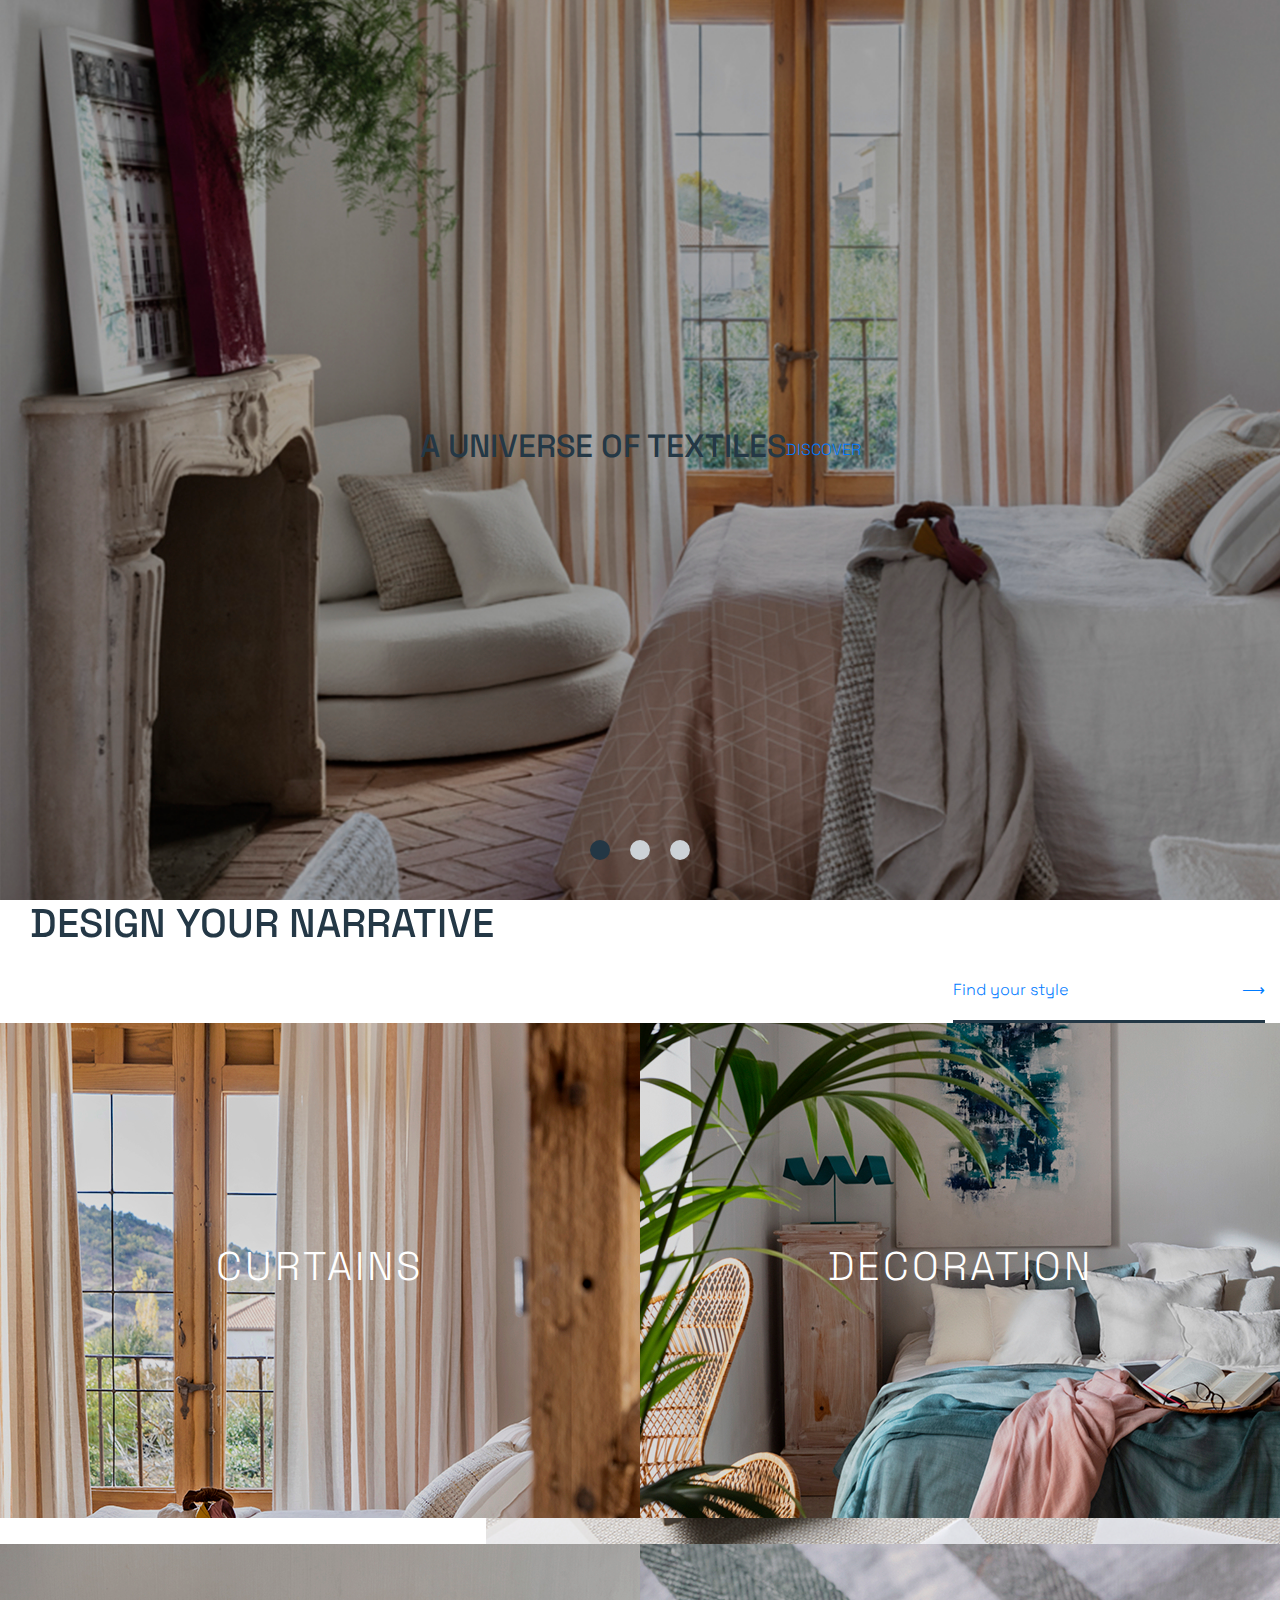
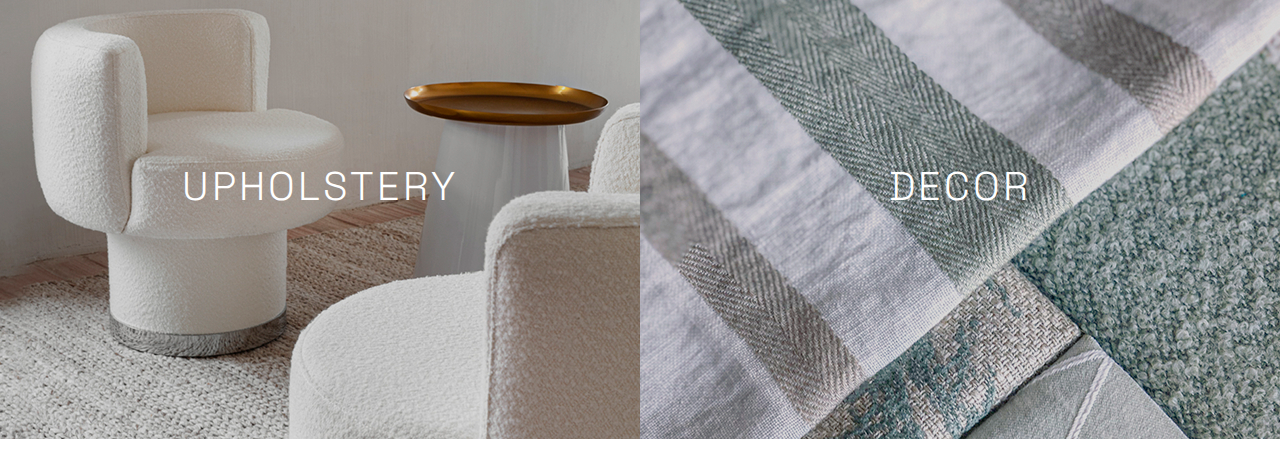
<file: index.html>
<!DOCTYPE html>
<html lang="en">
<head>
  <meta charset="UTF-8">
  <meta http-equiv="X-UA-Compatible" content="IE=edge">
  <meta name="viewport" content="width=device-width, initial-scale=1.0">

  <link rel="stylesheet" href="https://stackpath.bootstrapcdn.com/bootstrap/4.3.1/css/bootstrap.min.css" integrity="sha384-ggOyR0iXCbMQv3Xipma34MD+dH/1fQ784/j6cY/iJTQUOhcWr7x9JvoRxT2MZw1T" crossorigin="anonymous">
  <link rel="stylesheet" href="https://use.fontawesome.com/releases/v5.0.10/css/all.css">
  <link rel="stylesheet" href="css/index.css">
  
  <title>Alhambra</title>
</head>
<body>
  <!-- <header>
    <img src="images/logo.png" alt="" class="float-left">
  </header> -->

  <!-- Slider -->
  <div class="slider">
    <div id="carouselExampleIndicators" class="carousel slide" data-ride="carousel">
      
      <!-- bullets -->
      <ol class="carousel-indicators">
        <li data-target="#carouselExampleIndicators" data-slide-to="0" class="active"></li>
        <li data-target="#carouselExampleIndicators" data-slide-to="1"></li>
        <li data-target="#carouselExampleIndicators" data-slide-to="2"></li>
      </ol>

      <!-- contenido -->
      <div class="carousel-inner">
        <div class="carousel-item d-flex align-items-center justify-content-center active", style="background-image: url(images/image-01.jpg);">
          <h2>A UNIVERSE OF TEXTILES</h2>
          <a href="#" id="discover-button">DISCOVER</a>
        </div>
        <div class="carousel-item">
          <img class="d-block w-100" src="images/image-02.jpg" alt="Second slide">
        </div>
        <div class="carousel-item">
          <img class="d-block w-100" src="images/image-03.jpg" alt="Third slide">
        </div>
      </div>

      <!-- flechas -->
      <!-- <a class="carousel-control-prev" href="#carouselExampleIndicators" role="button" data-slide="prev">
        <span class="carousel-control-prev-icon" aria-hidden="true"></span>
        <span class="sr-only">Previous</span>
      </a>
      <a class="carousel-control-next" href="#carouselExampleIndicators" role="button" data-slide="next">
        <span class="carousel-control-next-icon" aria-hidden="true"></span>
        <span class="sr-only">Next</span>
      </a> -->
      <!-- out -->
    </div>

    <div id="design-image" class="col-10" style="background-image: url(images/image-02.jpg);"></div>
    
    <div class="container">

      <!-- Design area -->
      <div class="design-area">
        <h1 class="col-5">DESIGN YOUR NARRATIVE</h1>

        <!-- button -->
        <div id="find-your-style" class="col-3 offset-9">
          <a href="#" class="d-flex justify-content-between">
            <p>Find your style</p>
            <p>⟶</p>
          </a>
        </div>
      </div> 

      <!-- Buscador de telas -->
      <div class="row">
        <div class="fabric-card d-flex align-items-center justify-content-center col-sm-6" style="background-image: url(images/image-03.jpg);">
          <h3>CURTAINS</h3>
        </div>
        <div class="fabric-card d-flex align-items-center justify-content-center col-sm-6" style="background-image: url(images/image-04.jpg);">
          <h3>DECORATION</h3>
        </div>
      </div>
      <div class="row">
        <div class="fabric-card d-flex align-items-center justify-content-center col-sm-6" style="background-image: url(images/image-05.jpg);">
          <h3>UPHOLSTERY</h3>
        </div>
        <div class="fabric-card d-flex align-items-center justify-content-center col-sm-6" style="background-image: url(images/image-06.jpg);">
          <h3>DECOR</h3>
        </div>
      </div>

    </div>


  </div>
</body>
</html>
</file>
<file: css/index.css>
@import url('https://fonts.googleapis.com/css2?family=Space+Grotesk:wght@300;400;500;600;700&display=swap');

@import url(components/buscador-telas.css);
@import url(components/buttons.css);
@import url(components/collections-slider.css);
@import url(components/design-area.css);
@import url(components/footer.css);
@import url(components/hashtag-cloud.css);
@import url(components/header.css);
@import url(components/intro.css);
@import url(components/news.css);
@import url(components/slider.css);

html {
  scroll-behavior: smooth;
  overflow-x: hidden;
}

body {
  margin: 0;
  font-family: 'Space Grotesk', sans-serif;
  font-weight: 300;
  font-size: 16px;
  color: #243846;
}

a,
a:hover { text-decoration: none; }

.blue {
  color: #243846;
}

.underline::after{
  content: "";
  border-bottom: solid 4px white;
  position: absolute;
  bottom: 0;
  left: 0;
  width: 100%;
  transform: scaleX(0);
  transform-origin: right;
  transition: transform 0.25s;
}

.underline:hover::after {
  transform-origin: left;
  transform: scaleX(1);
}


@keyframes underline {
  from {
    transform: scaleX(0);
  }
  to {
    transform: scaleX(1);
  }
}

@media (min-width: 1200px) {
  .container {
    max-width: 1400px;
  }
}
</file>
